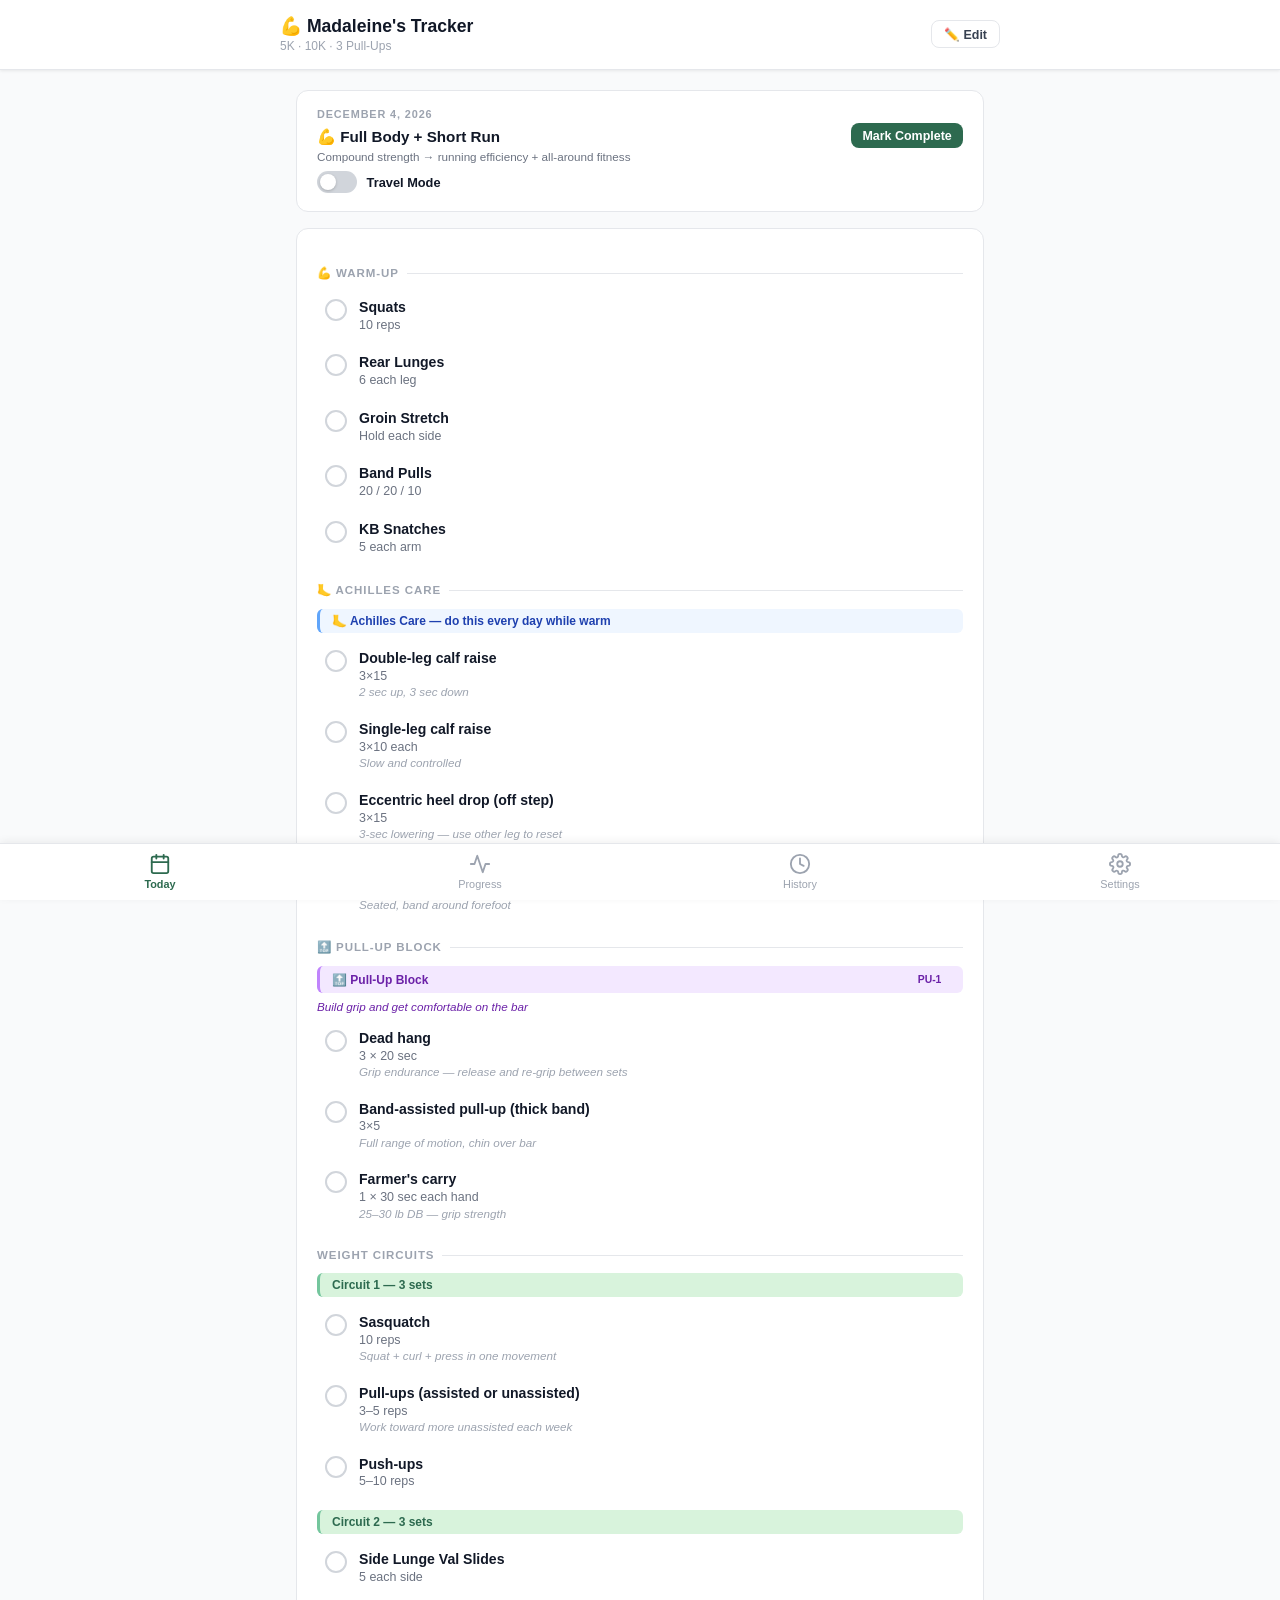
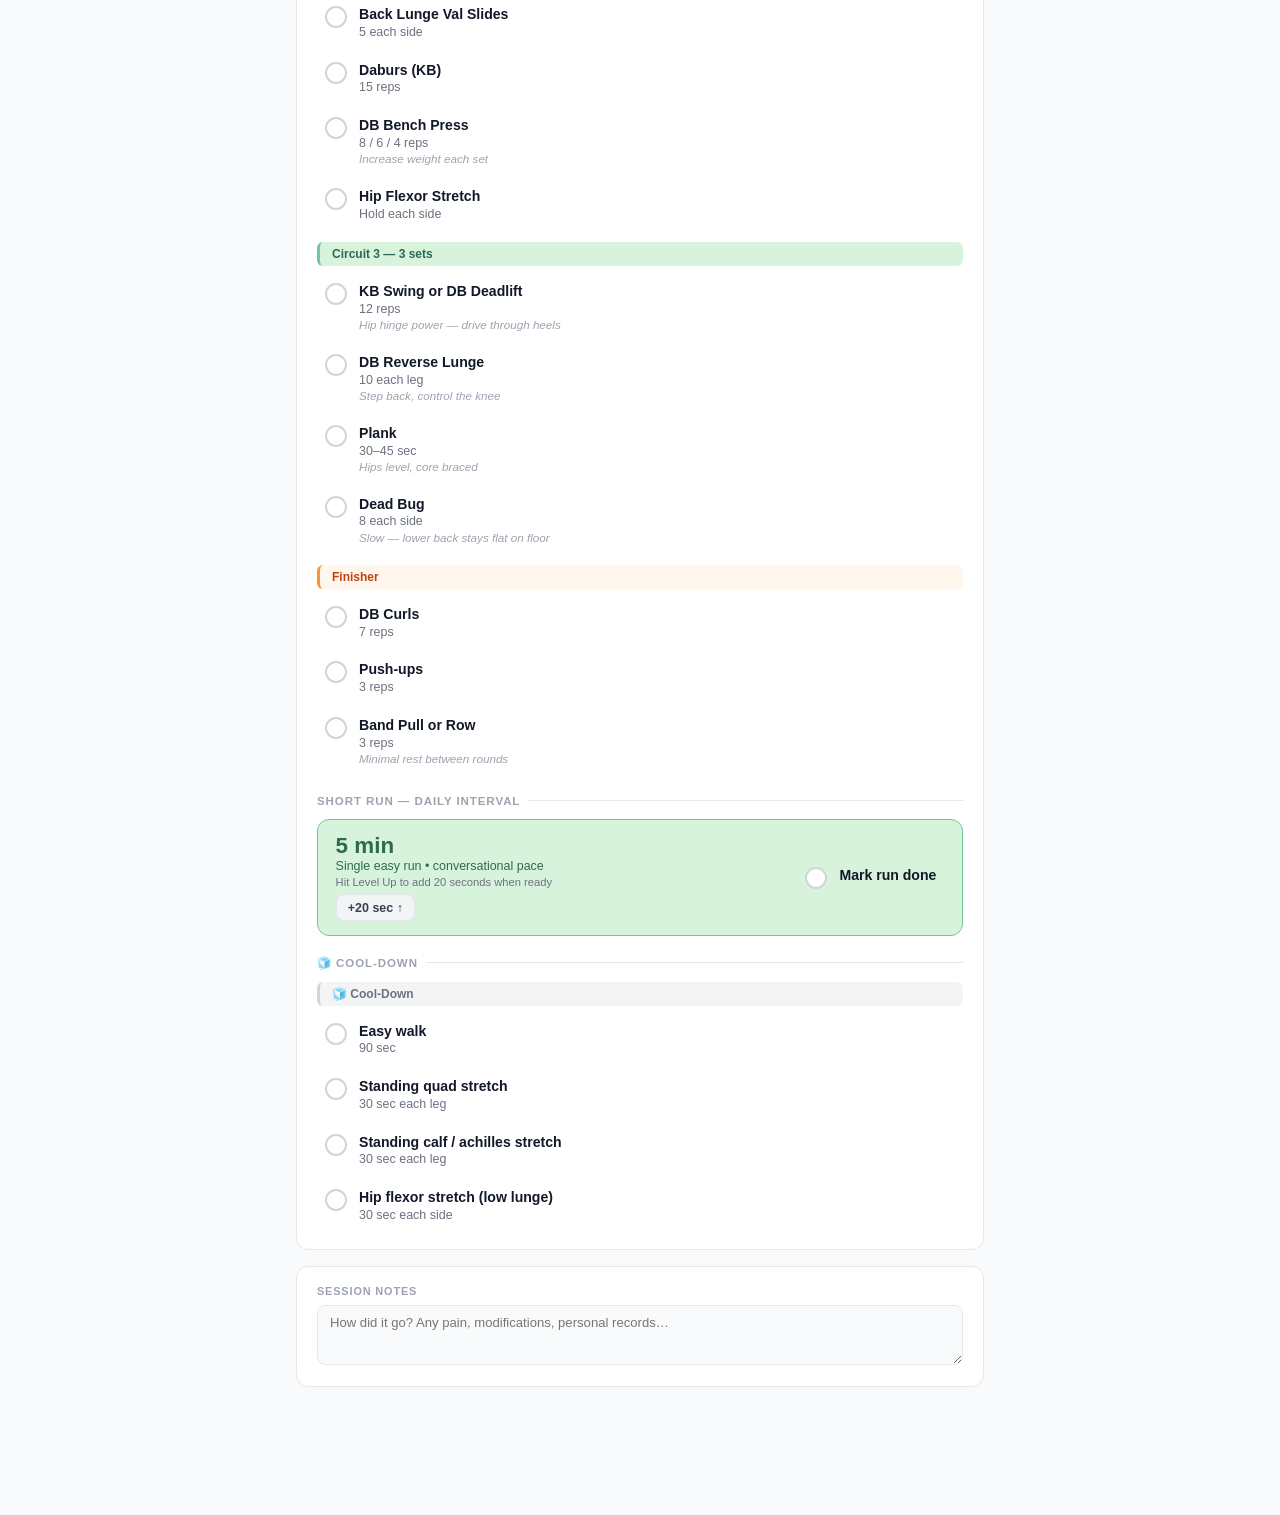
<file: index.html>
<!DOCTYPE html>
<html lang="en">
<head>
  <meta charset="UTF-8">
  <meta name="viewport" content="width=device-width, initial-scale=1.0, maximum-scale=1.0">
  <meta name="apple-mobile-web-app-capable" content="yes">
  <meta name="apple-mobile-web-app-status-bar-style" content="default">
  <title>Madaleine's Fitness Tracker</title>
  <link rel="stylesheet" href="css/styles.css">
</head>
<body>

  <!-- ── HEADER ── -->
  <header>
    <div class="header-inner">
      <div>
        <div class="header-title">💪 Madaleine's Tracker</div>
        <div class="header-sub">5K · 10K · 3 Pull-Ups</div>
      </div>
      <div class="header-actions">
        <button class="edit-mode-btn" id="edit-mode-btn">✏️ Edit</button>
      </div>
    </div>
  </header>

  <!-- ── MAIN CONTENT ── -->
  <main class="main">

    <!-- TODAY -->
    <div class="view active" id="view-today">
      <div style="text-align:center;padding:2rem;color:var(--gray-400);">Loading…</div>
    </div>

    <!-- PROGRESS -->
    <div class="view" id="view-progress"></div>

    <!-- HISTORY -->
    <div class="view" id="view-history"></div>

    <!-- SETTINGS -->
    <div class="view" id="view-settings"></div>

  </main>

  <!-- ── BOTTOM NAV ── -->
  <nav>
    <button class="nav-item active" data-nav="today">
      <svg viewBox="0 0 24 24" fill="none" stroke="currentColor" stroke-width="2" stroke-linecap="round" stroke-linejoin="round">
        <rect x="3" y="4" width="18" height="18" rx="2"/><line x1="16" y1="2" x2="16" y2="6"/>
        <line x1="8" y1="2" x2="8" y2="6"/><line x1="3" y1="10" x2="21" y2="10"/>
      </svg>
      Today
    </button>
    <button class="nav-item" data-nav="progress">
      <svg viewBox="0 0 24 24" fill="none" stroke="currentColor" stroke-width="2" stroke-linecap="round" stroke-linejoin="round">
        <polyline points="22 12 18 12 15 21 9 3 6 12 2 12"/>
      </svg>
      Progress
    </button>
    <button class="nav-item" data-nav="history">
      <svg viewBox="0 0 24 24" fill="none" stroke="currentColor" stroke-width="2" stroke-linecap="round" stroke-linejoin="round">
        <circle cx="12" cy="12" r="10"/><polyline points="12 6 12 12 16 14"/>
      </svg>
      History
    </button>
    <button class="nav-item" data-nav="settings">
      <svg viewBox="0 0 24 24" fill="none" stroke="currentColor" stroke-width="2" stroke-linecap="round" stroke-linejoin="round">
        <circle cx="12" cy="12" r="3"/>
        <path d="M19.4 15a1.65 1.65 0 0 0 .33 1.82l.06.06a2 2 0 0 1-2.83 2.83l-.06-.06a1.65 1.65 0 0 0-1.82-.33 1.65 1.65 0 0 0-1 1.51V21a2 2 0 0 1-4 0v-.09A1.65 1.65 0 0 0 9 19.4a1.65 1.65 0 0 0-1.82.33l-.06.06a2 2 0 0 1-2.83-2.83l.06-.06A1.65 1.65 0 0 0 4.68 15a1.65 1.65 0 0 0-1.51-1H3a2 2 0 0 1 0-4h.09A1.65 1.65 0 0 0 4.6 9a1.65 1.65 0 0 0-.33-1.82l-.06-.06a2 2 0 0 1 2.83-2.83l.06.06A1.65 1.65 0 0 0 9 4.68a1.65 1.65 0 0 0 1-1.51V3a2 2 0 0 1 4 0v.09a1.65 1.65 0 0 0 1 1.51 1.65 1.65 0 0 0 1.82-.33l.06-.06a2 2 0 0 1 2.83 2.83l-.06.06A1.65 1.65 0 0 0 19.4 9a1.65 1.65 0 0 0 1.51 1H21a2 2 0 0 1 0 4h-.09a1.65 1.65 0 0 0-1.51 1z"/>
      </svg>
      Settings
    </button>
  </nav>

  <!-- ── SCRIPTS (order matters) ── -->
  <script src="js/data.js"></script>
  <script src="js/storage.js"></script>
  <script src="js/ui.js"></script>
  <script src="js/app.js"></script>

</body>
</html>
</file>
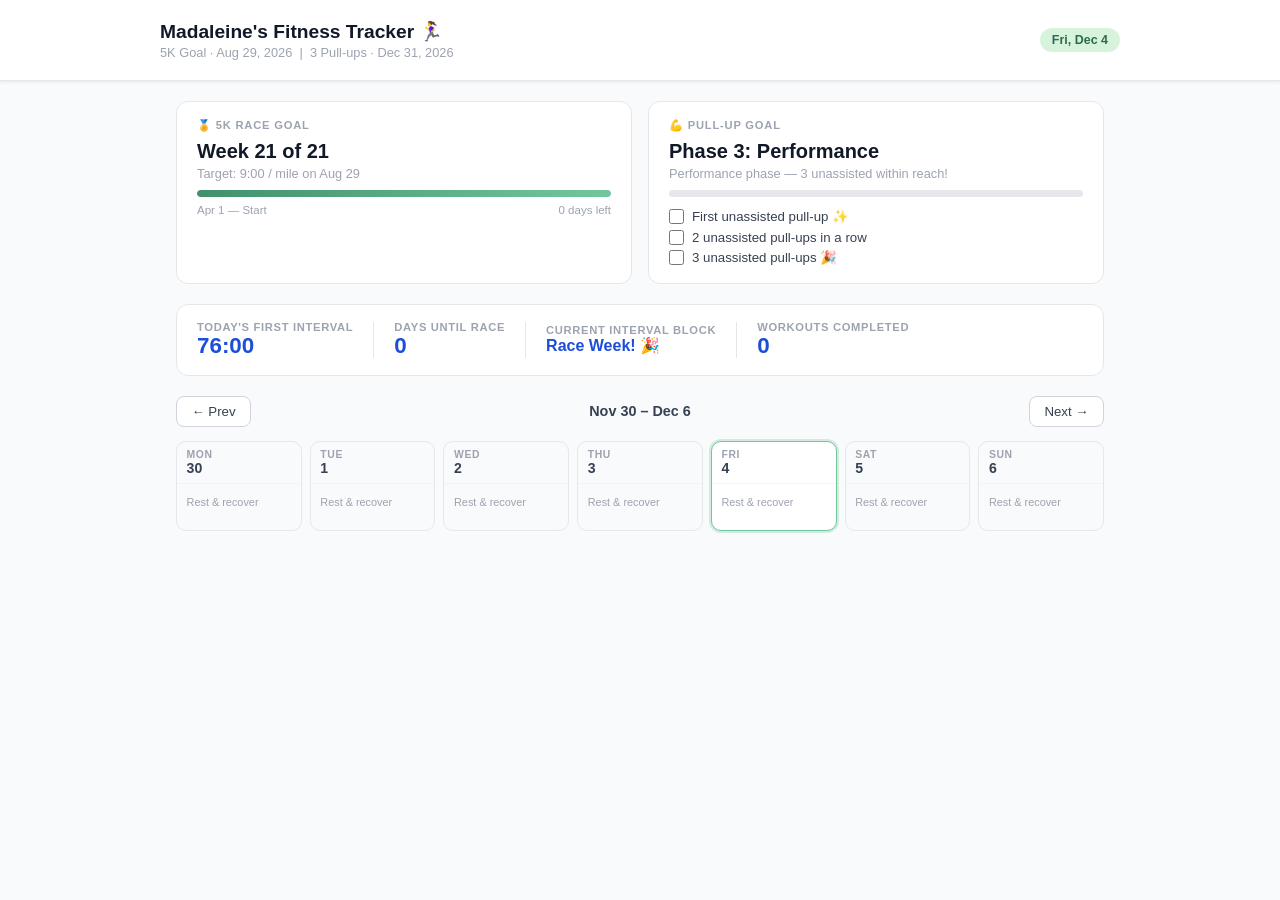
<file: fitness_tracker.html>
<!DOCTYPE html>
<html lang="en">
<head>
<meta charset="UTF-8">
<meta name="viewport" content="width=device-width, initial-scale=1.0">
<title>Madaleine's Fitness Tracker</title>
<style>
:root {
  --green: #2d6a4f;
  --green-mid: #40916c;
  --green-light: #74c69d;
  --green-pale: #d8f3dc;
  --blue: #1d4ed8;
  --blue-light: #dbeafe;
  --purple: #6b21a8;
  --purple-light: #fae8ff;
  --orange: #c2410c;
  --orange-light: #fff7ed;
  --gray-50: #f9fafb;
  --gray-100: #f3f4f6;
  --gray-200: #e5e7eb;
  --gray-300: #d1d5db;
  --gray-400: #9ca3af;
  --gray-500: #6b7280;
  --gray-700: #374151;
  --gray-900: #111827;
  --white: #ffffff;
  --radius: 12px;
  --shadow-sm: 0 1px 3px rgba(0,0,0,0.08);
  --shadow: 0 4px 16px rgba(0,0,0,0.1);
}
* { box-sizing: border-box; margin: 0; padding: 0; }
body {
  font-family: -apple-system, BlinkMacSystemFont, 'Segoe UI', Roboto, sans-serif;
  background: var(--gray-50);
  color: var(--gray-900);
  min-height: 100vh;
}
a { color: inherit; }

/* ── HEADER ── */
header {
  background: var(--white);
  border-bottom: 1px solid var(--gray-200);
  padding: 1.25rem 1.5rem;
  position: sticky; top: 0; z-index: 100;
  box-shadow: var(--shadow-sm);
}
.header-inner {
  max-width: 960px; margin: 0 auto;
  display: flex; align-items: center; justify-content: space-between; flex-wrap: wrap; gap: 0.5rem;
}
.header-title { font-size: 1.2rem; font-weight: 700; }
.header-sub { font-size: 0.8rem; color: var(--gray-400); margin-top: 0.1rem; }
.today-badge {
  background: var(--green-pale); color: var(--green);
  font-size: 0.78rem; font-weight: 600;
  padding: 0.3rem 0.75rem; border-radius: 999px;
}

/* ── MAIN ── */
.main { max-width: 960px; margin: 0 auto; padding: 1.25rem 1rem 3rem; }

/* ── PROGRESS CARDS ── */
.progress-row {
  display: grid; grid-template-columns: 1fr 1fr; gap: 1rem; margin-bottom: 1.25rem;
}
@media (max-width: 580px) { .progress-row { grid-template-columns: 1fr; } }
.pcard {
  background: var(--white); border: 1px solid var(--gray-200);
  border-radius: var(--radius); padding: 1.1rem 1.25rem;
}
.pcard-label {
  font-size: 0.7rem; text-transform: uppercase; letter-spacing: 0.07em;
  color: var(--gray-400); font-weight: 700; margin-bottom: 0.5rem;
}
.pcard-title { font-size: 1.25rem; font-weight: 700; color: var(--gray-900); }
.pcard-sub { font-size: 0.8rem; color: var(--gray-400); margin-top: 0.15rem; margin-bottom: 0.6rem; }
.bar-track {
  background: var(--gray-200); border-radius: 999px; height: 7px; overflow: hidden;
}
.bar-fill {
  height: 100%; border-radius: 999px;
  background: linear-gradient(90deg, var(--green-mid), var(--green-light));
  transition: width 0.6s cubic-bezier(.4,0,.2,1);
}
.milestone-row { margin-top: 0.75rem; display: flex; flex-direction: column; gap: 0.35rem; }
.ms-item {
  display: flex; align-items: center; gap: 0.5rem;
  font-size: 0.83rem; color: var(--gray-700); cursor: pointer;
}
.ms-item input { width: 15px; height: 15px; accent-color: var(--green); cursor: pointer; }
.ms-item.done { color: var(--green-mid); text-decoration: line-through; }

/* ── TODAY BANNER ── */
.today-banner {
  background: var(--white); border: 1px solid var(--gray-200);
  border-radius: var(--radius); padding: 1rem 1.25rem;
  display: flex; align-items: center; gap: 1.25rem;
  margin-bottom: 1.25rem; flex-wrap: wrap;
}
.tb-stat { display: flex; flex-direction: column; }
.tb-label { font-size: 0.7rem; text-transform: uppercase; letter-spacing: 0.06em; color: var(--gray-400); font-weight: 700; }
.tb-val { font-size: 1.4rem; font-weight: 700; color: var(--blue); line-height: 1.15; }
.tb-divider { width: 1px; height: 36px; background: var(--gray-200); flex-shrink: 0; }
@media (max-width: 480px) { .tb-divider { display: none; } }

/* ── WEEK NAV ── */
.week-nav {
  display: flex; align-items: center; justify-content: space-between; margin-bottom: 0.85rem;
}
.wn-btn {
  background: var(--white); border: 1px solid var(--gray-300);
  border-radius: 8px; padding: 0.45rem 0.9rem;
  font-size: 0.83rem; cursor: pointer; color: var(--gray-700);
  transition: background 0.12s;
}
.wn-btn:hover { background: var(--gray-100); }
.wn-label { font-weight: 600; font-size: 0.9rem; color: var(--gray-700); }

/* ── DAYS GRID ── */
.days-grid {
  display: grid; grid-template-columns: repeat(7, 1fr); gap: 0.5rem; margin-bottom: 1.5rem;
}
@media (max-width: 680px) { .days-grid { grid-template-columns: repeat(7, 1fr); gap: 0.3rem; } }
@media (max-width: 480px) { .days-grid { grid-template-columns: 1fr; } }

.day-card {
  background: var(--white); border: 1px solid var(--gray-200);
  border-radius: 10px; overflow: hidden; cursor: pointer;
  transition: box-shadow 0.14s, border-color 0.14s;
  min-height: 90px;
}
.day-card:hover:not(.day-rest) { box-shadow: var(--shadow); }
.day-card.day-today { border-color: var(--green-light); box-shadow: 0 0 0 2px rgba(116,198,157,0.3); }
.day-card.day-done { background: #f0fdf4; border-color: var(--green-light); }
.day-card.day-rest { cursor: default; background: var(--gray-50); }
.day-card.day-future-out { opacity: 0.5; cursor: default; }

.dc-head {
  padding: 0.45rem 0.6rem; border-bottom: 1px solid var(--gray-100);
  display: flex; align-items: center; justify-content: space-between;
}
.dc-dayname { font-size: 0.65rem; font-weight: 700; text-transform: uppercase; letter-spacing: 0.06em; color: var(--gray-400); }
.dc-date { font-size: 0.88rem; font-weight: 700; color: var(--gray-700); }
.dc-check {
  width: 20px; height: 20px; border-radius: 50%;
  border: 2px solid var(--gray-300); display: flex; align-items: center;
  justify-content: center; font-size: 0.7rem; flex-shrink: 0; cursor: pointer;
  transition: all 0.12s;
}
.dc-check:hover { border-color: var(--green-mid); }
.dc-check.checked { background: var(--green-mid); border-color: var(--green-mid); color: white; }

.dc-body { padding: 0.5rem 0.6rem; }
.dc-type { font-size: 0.73rem; font-weight: 600; color: var(--gray-700); margin-bottom: 0.25rem; }
.dc-detail { font-size: 0.68rem; color: var(--gray-400); line-height: 1.4; }

.tag {
  display: inline-block; font-size: 0.62rem; padding: 0.1rem 0.4rem;
  border-radius: 999px; font-weight: 700; margin-bottom: 0.2rem;
}
.t-run { background: var(--blue-light); color: var(--blue); }
.t-legs { background: var(--green-pale); color: var(--green); }
.t-upper { background: var(--purple-light); color: var(--purple); }
.t-full { background: var(--orange-light); color: var(--orange); }
.t-rest { background: var(--gray-100); color: var(--gray-400); }

/* ── SIDE PANEL ── */
.overlay {
  display: none; position: fixed; inset: 0;
  background: rgba(0,0,0,0.35); z-index: 200;
}
.overlay.open { display: block; }

.panel {
  display: none; position: fixed; top: 0; right: 0;
  width: 440px; max-width: 100vw; height: 100vh;
  background: var(--white); border-left: 1px solid var(--gray-200);
  box-shadow: -4px 0 24px rgba(0,0,0,0.12); z-index: 201;
  overflow-y: auto; padding: 1.5rem;
}
.panel.open { display: block; }
@media (max-width: 500px) { .panel { width: 100vw; } }

.panel-close {
  position: absolute; top: 1rem; right: 1rem;
  background: none; border: none; font-size: 1.4rem;
  cursor: pointer; color: var(--gray-400); line-height: 1;
  width: 32px; height: 32px; border-radius: 50%;
  display: flex; align-items: center; justify-content: center;
  transition: background 0.12s;
}
.panel-close:hover { background: var(--gray-100); }

.panel-title { font-size: 1.3rem; font-weight: 700; margin-top: 0.25rem; }
.panel-date { font-size: 0.83rem; color: var(--gray-400); margin-top: 0.2rem; margin-bottom: 1.25rem; }

/* Run blocks */
.run-block {
  background: var(--blue-light); border: 1px solid #bfdbfe;
  border-radius: 10px; padding: 1rem; margin-bottom: 1rem;
}
.rb-label {
  font-size: 0.7rem; text-transform: uppercase; letter-spacing: 0.06em;
  color: var(--blue); font-weight: 700; margin-bottom: 0.35rem;
}
.rb-dur { font-size: 2rem; font-weight: 800; color: var(--blue); line-height: 1; }
.rb-sub { font-size: 0.78rem; color: var(--gray-500); margin-top: 0.3rem; }
.interval-grid { display: grid; grid-template-columns: 1fr 1fr 1fr; gap: 0.5rem; margin-top: 0.5rem; }
.ibox {
  background: white; border-radius: 8px; padding: 0.5rem 0.6rem; text-align: center;
  border: 1px solid #bfdbfe;
}
.ibox-val { font-size: 1.3rem; font-weight: 700; color: var(--blue); }
.ibox-label { font-size: 0.65rem; color: var(--gray-400); text-transform: uppercase; font-weight: 600; }

/* Section dividers */
.s-div {
  margin: 1.1rem 0 0.6rem;
  padding-bottom: 0.4rem; border-bottom: 1px solid var(--gray-200);
  font-size: 0.72rem; font-weight: 700; text-transform: uppercase;
  letter-spacing: 0.07em; color: var(--gray-400);
}
.circuit-head {
  font-size: 0.75rem; font-weight: 700; color: var(--green);
  background: var(--green-pale); padding: 0.3rem 0.6rem; border-radius: 6px;
  border-left: 3px solid var(--green-light); margin: 0.75rem 0 0.4rem;
  text-transform: uppercase; letter-spacing: 0.04em;
}
.pullup-head {
  font-size: 0.75rem; font-weight: 700; color: var(--purple);
  background: var(--purple-light); padding: 0.3rem 0.6rem; border-radius: 6px;
  border-left: 3px solid #c084fc; margin: 0.75rem 0 0.4rem;
  text-transform: uppercase; letter-spacing: 0.04em;
}

/* Exercise items */
.ex-list { display: flex; flex-direction: column; gap: 0; }
.ex-item {
  display: flex; align-items: flex-start; gap: 0.6rem;
  padding: 0.45rem 0; border-bottom: 1px solid var(--gray-100);
  font-size: 0.88rem; line-height: 1.4;
}
.ex-item:last-child { border-bottom: none; }
.ex-item input[type="checkbox"] {
  width: 16px; height: 16px; accent-color: var(--green);
  cursor: pointer; flex-shrink: 0; margin-top: 0.15rem;
}
.ex-item.checked label { color: var(--gray-400); text-decoration: line-through; }
.ex-name { font-weight: 500; }
.ex-sets { color: var(--gray-400); font-size: 0.8rem; }
.ex-note { color: var(--gray-400); font-size: 0.78rem; font-style: italic; display: block; margin-top: 0.1rem; }

/* Complete button */
.complete-btn {
  width: 100%; padding: 0.9rem;
  background: var(--green); color: white;
  border: none; border-radius: 10px;
  font-size: 0.95rem; font-weight: 600;
  cursor: pointer; margin-top: 1.5rem;
  transition: background 0.14s;
}
.complete-btn:hover { background: var(--green-mid); }
.complete-btn.is-done { background: var(--green-mid); }

/* Notes tip */
.tip-box {
  background: var(--gray-50); border: 1px solid var(--gray-200);
  border-radius: 8px; padding: 0.65rem 0.85rem;
  font-size: 0.8rem; color: var(--gray-500); margin-bottom: 0.75rem;
  font-style: italic;
}

/* Responsive small */
@media (max-width: 680px) {
  .dc-type { font-size: 0.7rem; }
  .dc-detail { font-size: 0.64rem; }
  .tag { font-size: 0.58rem; }
}
</style>
</head>
<body>

<header>
  <div class="header-inner">
    <div>
      <div class="header-title">Madaleine's Fitness Tracker 🏃‍♀️</div>
      <div class="header-sub">5K Goal · Aug 29, 2026 &nbsp;|&nbsp; 3 Pull-ups · Dec 31, 2026</div>
    </div>
    <div class="today-badge" id="todayBadge">Loading...</div>
  </div>
</header>

<div class="main">

  <!-- Progress Cards -->
  <div class="progress-row">
    <div class="pcard">
      <div class="pcard-label">🏅 5K Race Goal</div>
      <div class="pcard-title" id="fiveKTitle">Week — of 21</div>
      <div class="pcard-sub" id="fiveKSub">Target: 9:00 / mile on Aug 29</div>
      <div class="bar-track"><div class="bar-fill" id="fiveKBar" style="width:0%"></div></div>
      <div style="display:flex;justify-content:space-between;margin-top:0.4rem;">
        <span style="font-size:0.72rem;color:var(--gray-400)">Apr 1 — Start</span>
        <span style="font-size:0.72rem;color:var(--gray-400)" id="daysLeftLabel">— days left</span>
      </div>
    </div>
    <div class="pcard">
      <div class="pcard-label">💪 Pull-up Goal</div>
      <div class="pcard-title" id="pullupTitle">Phase 1</div>
      <div class="pcard-sub" id="pullupSub">Foundation: band-assisted work</div>
      <div class="bar-track"><div class="bar-fill" id="pullupBar" style="width:0%"></div></div>
      <div class="milestone-row">
        <label class="ms-item" id="ms1Label">
          <input type="checkbox" id="ms1" onchange="toggleMilestone(1,this.checked)">
          First unassisted pull-up ✨
        </label>
        <label class="ms-item" id="ms2Label">
          <input type="checkbox" id="ms2" onchange="toggleMilestone(2,this.checked)">
          2 unassisted pull-ups in a row
        </label>
        <label class="ms-item" id="ms3Label">
          <input type="checkbox" id="ms3" onchange="toggleMilestone(3,this.checked)">
          3 unassisted pull-ups 🎉
        </label>
      </div>
    </div>
  </div>

  <!-- Today Banner -->
  <div class="today-banner">
    <div class="tb-stat">
      <span class="tb-label">Today's First Interval</span>
      <span class="tb-val" id="todayInterval">—:——</span>
    </div>
    <div class="tb-divider"></div>
    <div class="tb-stat">
      <span class="tb-label">Days Until Race</span>
      <span class="tb-val" id="daysUntilRace">—</span>
    </div>
    <div class="tb-divider"></div>
    <div class="tb-stat">
      <span class="tb-label">Current Interval Block</span>
      <span class="tb-val" id="currentBlock" style="font-size:1rem;padding-top:0.1rem">—</span>
    </div>
    <div class="tb-divider"></div>
    <div class="tb-stat">
      <span class="tb-label">Workouts Completed</span>
      <span class="tb-val" id="workoutsCompleted">0</span>
    </div>
  </div>

  <!-- Week Navigation -->
  <div class="week-nav">
    <button class="wn-btn" onclick="shiftWeek(-1)">← Prev</button>
    <span class="wn-label" id="weekLabel">—</span>
    <button class="wn-btn" onclick="shiftWeek(1)">Next →</button>
  </div>

  <!-- Days Grid -->
  <div class="days-grid" id="daysGrid"></div>

</div><!-- .main -->

<!-- Overlay & Side Panel -->
<div class="overlay" id="overlay" onclick="closePanel()"></div>
<div class="panel" id="panel">
  <button class="panel-close" onclick="closePanel()">×</button>
  <div id="panelContent"></div>
</div>

<script>
// ═══════════════════════════════════════════════════════════════
// CONSTANTS
// ═══════════════════════════════════════════════════════════════

// Use local-midnight Date constructors to avoid UTC/timezone drift on getDay()
const RACE_DATE    = new Date(2026, 7, 29);   // Aug 29
const START_DATE   = new Date(2026, 2, 28);   // Mar 28 – first interval baseline
const START_SECS   = 260;                      // 4:20
const INC_SECS     = 20;                       // +20 sec per non-Sunday day
const PLAN_START   = new Date(2026, 2, 30);   // Mar 30 – week 1 Monday
const PLAN_END     = RACE_DATE;

// ═══════════════════════════════════════════════════════════════
// DATE UTILITIES
// ═══════════════════════════════════════════════════════════════

function today() {
  const d = new Date();
  return new Date(d.getFullYear(), d.getMonth(), d.getDate()); // local midnight
}
function dateStr(d) {
  // Use local date components to avoid UTC shifting in US timezones
  return `${d.getFullYear()}-${String(d.getMonth()+1).padStart(2,'0')}-${String(d.getDate()).padStart(2,'0')}`;
}
function parseDate(s) {
  const [y,m,day] = s.split('-').map(Number);
  return new Date(y, m-1, day); // local midnight
}
function addDays(d, n) {
  // Use date components to avoid DST / timezone drift
  return new Date(d.getFullYear(), d.getMonth(), d.getDate() + n);
}
function fmtShort(d) {
  return d.toLocaleDateString('en-US',{month:'short',day:'numeric'});
}
function fmtLong(d) {
  return d.toLocaleDateString('en-US',{weekday:'long',month:'long',day:'numeric',year:'numeric'});
}
function fmtTime(sec) {
  return `${Math.floor(sec/60)}:${String(sec%60).padStart(2,'0')}`;
}

// ═══════════════════════════════════════════════════════════════
// RUNNING CALCULATIONS
// ═══════════════════════════════════════════════════════════════

// First interval grows +20 sec each non-Sunday day since March 28
function firstIntervalSecs(date) {
  let d = new Date(START_DATE);
  let s = START_SECS;
  while (d < date) {
    d = addDays(d, 1);
    if (d.getDay() !== 0 && d <= date) s += INC_SECS;
  }
  return s;
}

// Week number (1-indexed, week 1 = March 30). Use Math.round for DST safety.
function trainingWeek(date) {
  const days = Math.round((date - PLAN_START) / 86400000);
  return Math.max(1, Math.floor(days / 7) + 1);
}

// Interval workout for Tue/Thu/Sat
function intervalWorkout(date) {
  const w = trainingWeek(date);
  // Race week / post-plan
  if (date >= new Date('2026-08-24')) {
    return { type:'race', label:'Race Week', notes:'Easy 20 min runs Mon/Wed. REST Thu/Fri. 5K RACE on Saturday Aug 29! Target: 9:00/mile.' };
  }
  if (w <= 3)  return { type:'intervals', run:2.5, walk:1.5, rounds:6, notes:'Conversation pace on run portions. Let your body adapt.' };
  if (w <= 6)  return { type:'intervals', run:3,   walk:1,   rounds:6, notes:'Increase run time slightly. Focus on consistent effort.' };
  if (w <= 9)  return { type:'intervals', run:4,   walk:1,   rounds:5, notes:'Build aerobic base. Run easy, walk brisk.' };
  if (w <= 12) return { type:'intervals', run:5,   walk:1,   rounds:5, notes:'You should be breathing harder but still in control.' };
  if (w <= 15) return { type:'intervals', run:7,   walk:1,   rounds:4, notes:'Strong progress! Run intervals feel challenging but doable.' };
  if (w <= 17) return { type:'intervals', run:10,  walk:1,   rounds:3, notes:'Building toward continuous running. You\'ve got this!' };
  if (w <= 19) return { type:'intervals', run:15,  walk:1,   rounds:2, notes:'Almost there! Push through each interval.' };
  if (w <= 21) return { type:'continuous', mins:25, notes:'Continuous run — aim for 9:00–9:30/mile. Build confidence!' };
  return { type:'continuous', mins:28, notes:'Full 5K distance! Lock in that 9:00/mile pace.' };
}

// Pull-up phase for Wed/Fri
function pullupPhase(date) {
  const w = trainingWeek(date);
  if (w <= 8) return {
    phase:1, name:'Foundation',
    exercises:[
      { name:'Dead Hangs',           sets:'3 × 20–30 sec', note:'Engage lats — shoulders down and back, not shrugged up' },
      { name:'Scapular Retractions', sets:'3 × 10 reps',   note:'Hang from bar, pull shoulder blades together without bending arms' },
      { name:'Band-Assisted Pull-ups (heavy band)', sets:'3 × 5 reps', note:'Full range — start from dead hang, chin clears bar' },
      { name:'Negative Pull-ups',    sets:'3 × 3 reps',    note:'Jump to top position, lower yourself SLOWLY over 5 seconds' }
    ]
  };
  if (w <= 16) return {
    phase:2, name:'Building Strength',
    exercises:[
      { name:'Dead Hangs',           sets:'3 × 30–45 sec' },
      { name:'Band-Assisted Pull-ups (medium band)', sets:'3 × 6–8 reps', note:'Move to lighter band as you get stronger' },
      { name:'Negative Pull-ups',    sets:'3 × 5 reps',    note:'5-second lowering phase — quality counts' },
      { name:'Unassisted Attempt',   sets:'3 max-effort tries', note:'Jump to bar and pull! No judgment — just building the pattern' }
    ]
  };
  return {
    phase:3, name:'Performance',
    exercises:[
      { name:'Light Band or Fingertip Assist Pull-ups', sets:'2 × 5 reps', note:'Minimal assistance only' },
      { name:'Unassisted Pull-ups',  sets:'3 × max reps',  note:'Rest 2+ min between sets. GO FOR IT!' },
      { name:'Negative Pull-ups',    sets:'3 × 5 reps',    note:'Keep building eccentric strength' }
    ]
  };
}

// ═══════════════════════════════════════════════════════════════
// WORKOUT DATA
// ═══════════════════════════════════════════════════════════════

const WORKOUT_MON = {
  name:'Leg Day', tag:'legs',
  warmup:[
    { name:'Squats',               sets:'10 reps' },
    { name:'Rear Lunges',          sets:'6 each leg' },
    { name:'Groin Stretch',        sets:'5 reps / hold each' },
    { name:'Ankle Circles',        sets:'20 reps' },
    { name:'Bridge Slides',        sets:'10 reps' },
    { name:'Band Pulls',           sets:'20 / 20 / 10' },
    { name:'Jump Shrugs',          sets:'3 × 3 × 3' }
  ],
  circuits:[
    { name:'Circuit 1', sets:3, exs:[
      { name:'DB Squats',                   sets:'8 × 8 × 8', note:'Increase weight each set when ready' },
      { name:'Daburs (KB)',                 sets:'10 reps' },
      { name:'Single-Arm Band Pull',        sets:'10 reps each side' },
      { name:'Hip Flexor Stretch',          sets:'10 sec hold each side' },
      { name:'Band Laterals',               sets:'20 × 2' }
    ]},
    { name:'Circuit 2', sets:3, exs:[
      { name:'DB Step Up Curl Press',       sets:'3 reps each leg' },
      { name:'KB Deadlifts',                sets:'8 reps', note:'Focus on hinging at the hips, keep spine neutral' },
      { name:'DB Romanian Deadlift (RDL)',  sets:'5 reps' },
      { name:'Val Slides (hamstring curl)', sets:'5 reps' },
      { name:'DB Calf Raises',              sets:'10 reps' }
    ]},
    { name:'Circuit 3', sets:3, exs:[
      { name:'Squat Curl Press or Transformer', sets:'30 sec ON / 45 sec rest', note:'Full effort for 30 seconds' }
    ]}
  ]
};

const WORKOUT_WED = {
  name:'Upper Body + Pull-up Work', tag:'upper',
  warmup:[
    { name:'Squats',             sets:'10 reps' },
    { name:'Ankle Circles',      sets:'20 reps' },
    { name:'Band Pulls',         sets:'20 / 20 / 10' },
    { name:'Push-ups',           sets:'3 reps (warm-up)' },
    { name:'Pull-downs or Pull-ups (assisted)', sets:'5 reps or max' },
    { name:'Daburs (KB)',        sets:'7 reps' },
    { name:'Squats',             sets:'5 reps' }
  ],
  circuits:[
    { name:'Circuit 1', sets:3, exs:[
      { name:'DB Bench Press',             sets:'8 × 8 × 8' },
      { name:'Alternating Curls (DB)',     sets:'8 reps' },
      { name:'SASH – Single-Arm Shoulder Press', sets:'6 reps each side' },
      { name:'KB Deadlifts',               sets:'8 reps' },
      { name:'Anti-Rotation Pumps (band)', sets:'10 reps each side' },
      { name:'Push-ups',                   sets:'5 reps' }
    ]},
    { name:'Circuit 2', sets:3, exs:[
      { name:'Band-Assisted Pull-ups',     sets:'3–5 reps' },
      { name:'DB Rows',                    sets:'8 reps each side' },
      { name:'Shoulder / Pec / Lat Stretch', sets:'Hold 15 sec each' },
      { name:'Front Raises (DB)',          sets:'5 reps' },
      { name:'Side Raises (DB)',           sets:'5 reps' }
    ]},
    { name:'Circuit 3', sets:3, exs:[
      { name:'DB Rows',  sets:'8 reps each side' },
      { name:'Shrugs',   sets:'10 reps' }
    ]}
  ]
};

const WORKOUT_FRI = {
  name:'Full Body', tag:'full',
  warmup:[
    { name:'Squats',                     sets:'10 reps' },
    { name:'Rear Lunges',                sets:'6 each leg' },
    { name:'Groin Stretch',              sets:'hold' },
    { name:'Ankle Circles',              sets:'20 reps' },
    { name:'Butt Activators with Band',  sets:'20 reps' },
    { name:'Band Pulls',                 sets:'20 / 20 / 10' },
    { name:'KB Snatches',                sets:'5 each arm' }
  ],
  circuits:[
    { name:'Circuit 1', sets:3, exs:[
      { name:'Sasquatch',               sets:'10 reps' },
      { name:'Pull-ups (or assisted)',  sets:'3–5 reps', note:'Work toward more unassisted reps each week' },
      { name:'Push-ups',                sets:'5–10 reps' }
    ]},
    { name:'Circuit 2', sets:3, exs:[
      { name:'Side Lunge Val Slides',   sets:'5 each side' },
      { name:'Back Lunge Val Slides',   sets:'5 each side' },
      { name:'Daburs (KB)',             sets:'15 reps' },
      { name:'DB Bench Press',         sets:'8 / 6 / 4 reps' },
      { name:'Hip Flexor Stretch',     sets:'hold each side' }
    ]},
    { name:'Circuit 3', sets:3, exs:[
      { name:'Push-ups',         sets:'3 reps' },
      { name:'Band Pull or Row', sets:'3 reps' },
      { name:'DB Curls',         sets:'7 reps' },
      { name:'Goblet Squat (KB)', sets:'7 reps' }
    ]}
  ]
};

function getWorkout(date) {
  const dow  = date.getDay(); // 0=Sun
  const ds   = dateStr(date);
  const outOfRange = date > PLAN_END || date < PLAN_START;
  const isToday = dateStr(date) === dateStr(today());
  const fiSecs = firstIntervalSecs(date);
  const fiStr  = fmtTime(fiSecs);

  if (dow === 0) return { type:'rest' };

  if (dow === 1) return { // Monday – Leg Day
    type:'weights-run', name:'Leg Day', tag:'legs',
    firstInterval: fiStr, runLabel:'Short Run (first interval only)',
    workout: WORKOUT_MON
  };
  if (dow === 2) { // Tuesday – Run Intervals
    const iv = intervalWorkout(date);
    return { type:'run', name:'Running Intervals', tag:'run', firstInterval: fiStr, interval: iv };
  }
  if (dow === 3) { // Wednesday – Upper Body
    const pu = pullupPhase(date);
    return { type:'weights-run', name:'Upper Body', tag:'upper',
      firstInterval: fiStr, runLabel:'Short Run (first interval only)',
      workout: WORKOUT_WED, pullup: pu };
  }
  if (dow === 4) { // Thursday – Run Intervals
    const iv = intervalWorkout(date);
    return { type:'run', name:'Running Intervals', tag:'run', firstInterval: fiStr, interval: iv };
  }
  if (dow === 5) { // Friday – Full Body
    const pu = pullupPhase(date);
    return { type:'weights-run', name:'Full Body', tag:'full',
      firstInterval: fiStr, runLabel:'Short Run (first interval only)',
      workout: WORKOUT_FRI, pullup: pu };
  }
  if (dow === 6) { // Saturday – Run Intervals
    const iv = intervalWorkout(date);
    return { type:'run', name:'Running Intervals', tag:'run', firstInterval: fiStr, interval: iv };
  }
  return { type:'rest' };
}

// ═══════════════════════════════════════════════════════════════
// LOCAL STORAGE
// ═══════════════════════════════════════════════════════════════

function loadCompleted() {
  try { return JSON.parse(localStorage.getItem('ft_completed') || '{}'); } catch { return {}; }
}
function saveCompleted(ds, val) {
  const c = loadCompleted(); c[ds] = val;
  localStorage.setItem('ft_completed', JSON.stringify(c));
}
function loadChecks(ds) {
  try { return JSON.parse(localStorage.getItem('ft_checks_'+ds) || '{}'); } catch { return {}; }
}
function saveCheck(ds, key, val) {
  const c = loadChecks(ds); c[key] = val;
  localStorage.setItem('ft_checks_'+ds, JSON.stringify(c));
}
function loadMilestones() {
  try { return JSON.parse(localStorage.getItem('ft_milestones') || '{}'); } catch { return {}; }
}
function saveMilestoneData(n, val) {
  const m = loadMilestones(); m[n] = val;
  localStorage.setItem('ft_milestones', JSON.stringify(m));
}

// ═══════════════════════════════════════════════════════════════
// PROGRESS / STATS
// ═══════════════════════════════════════════════════════════════

function updateProgress() {
  const T = today();
  const msDay = 86400000;

  // Today badge
  document.getElementById('todayBadge').textContent =
    T.toLocaleDateString('en-US',{weekday:'short',month:'short',day:'numeric'});

  // First interval today
  const fi = firstIntervalSecs(T);
  document.getElementById('todayInterval').textContent = fmtTime(fi);

  // Days until race
  const daysLeft = Math.max(0, Math.round((RACE_DATE - T) / msDay));
  document.getElementById('daysUntilRace').textContent = daysLeft;
  document.getElementById('daysLeftLabel').textContent = `${daysLeft} days left`;

  // Current interval block
  const iv = intervalWorkout(T);
  let blockLabel = '—';
  if (iv.type === 'intervals')   blockLabel = `${iv.run}m run / ${iv.walk}m walk`;
  if (iv.type === 'continuous')  blockLabel = `${iv.mins} min continuous`;
  if (iv.type === 'race')        blockLabel = 'Race Week! 🎉';
  document.getElementById('currentBlock').textContent = blockLabel;

  // 5K progress bar (weeks out of 21)
  const w = Math.min(22, trainingWeek(T));
  const fivePct = Math.round(Math.min(100, (w-1)/21 * 100));
  document.getElementById('fiveKBar').style.width = fivePct + '%';
  document.getElementById('fiveKTitle').textContent = `Week ${Math.min(w, 21)} of 21`;

  // Pull-up bar (milestone + time based)
  const ms = loadMilestones();
  const mCount = (ms[1]?1:0) + (ms[2]?1:0) + (ms[3]?1:0);
  const puPct = Math.round(Math.min(100, mCount/3*100));
  document.getElementById('pullupBar').style.width = puPct + '%';
  const pu = pullupPhase(T);
  document.getElementById('pullupTitle').textContent = `Phase ${pu.phase}: ${pu.name}`;
  const puSubtexts = {1:'Building the foundation — dead hangs, negatives, band pull-ups', 2:'Getting stronger — first unassisted reps incoming!', 3:'Performance phase — 3 unassisted within reach!'};
  document.getElementById('pullupSub').textContent = puSubtexts[pu.phase];

  // Restore milestones
  [1,2,3].forEach(n => {
    const el = document.getElementById('ms'+n);
    if (el) { el.checked = !!ms[n]; document.getElementById('ms'+n+'Label').classList.toggle('done', !!ms[n]); }
  });

  // Completed workouts count
  const completed = loadCompleted();
  const count = Object.values(completed).filter(Boolean).length;
  document.getElementById('workoutsCompleted').textContent = count;
}

function toggleMilestone(n, val) {
  saveMilestoneData(n, val);
  document.getElementById('ms'+n+'Label').classList.toggle('done', val);
  updateProgress();
}

// ═══════════════════════════════════════════════════════════════
// WEEK NAVIGATION
// ═══════════════════════════════════════════════════════════════

let currentWeekMon = getMonday(today());

function getMonday(d) {
  const r = new Date(d); r.setHours(0,0,0,0);
  const day = r.getDay();
  r.setDate(r.getDate() - (day === 0 ? 6 : day - 1));
  return r;
}
function shiftWeek(dir) {
  currentWeekMon = addDays(currentWeekMon, dir * 7);
  renderWeek();
}

// ═══════════════════════════════════════════════════════════════
// RENDER WEEK
// ═══════════════════════════════════════════════════════════════

const DAY_ABBR = ['Mon','Tue','Wed','Thu','Fri','Sat','Sun'];

function renderWeek() {
  const grid = document.getElementById('daysGrid');
  const T    = today();
  const completed = loadCompleted();
  grid.innerHTML = '';

  const weekEnd = addDays(currentWeekMon, 6);
  document.getElementById('weekLabel').textContent =
    `${fmtShort(currentWeekMon)} – ${fmtShort(weekEnd)}`;

  for (let i = 0; i < 7; i++) {
    const d  = addDays(currentWeekMon, i);
    const ds = dateStr(d);
    const w  = getWorkout(d);
    const isToday   = ds === dateStr(T);
    const isDone    = !!completed[ds];
    const isPast    = d < T && !isToday;
    const isRest    = w.type === 'rest';
    const outRange  = d > addDays(PLAN_END, 1) || d < addDays(PLAN_START, -1);

    const card = document.createElement('div');
    let cls = 'day-card';
    if (isToday) cls += ' day-today';
    else if (isDone) cls += ' day-done';
    else if (isRest || outRange) cls += ' day-rest';
    card.className = cls;

    // Tag
    let tagHtml = '';
    if (!isRest && !outRange) {
      const tagMap = { legs:'t-legs Legs', upper:'t-upper Upper', full:'t-full Full Body', run:'t-run Run', rest:'t-rest Rest' };
      const t = tagMap[w.tag] || '';
      if (t) { const [tc,tl] = t.split(' ',2); tagHtml = `<span class="tag ${tc}">${t.slice(tc.length+1)}</span>`; }
    }

    // Detail text
    let detailHtml = '';
    if (!isRest && !outRange) {
      if (w.type === 'weights-run') {
        detailHtml = `<div class="dc-detail">Run: ${w.firstInterval}<br>${w.workout.circuits.length} circuits</div>`;
      } else if (w.type === 'run') {
        const iv = w.interval;
        if (iv.type === 'intervals') detailHtml = `<div class="dc-detail">${iv.run}m run/${iv.walk}m walk<br>× ${iv.rounds} rounds</div>`;
        else if (iv.type === 'continuous') detailHtml = `<div class="dc-detail">${iv.mins} min continuous run</div>`;
        else detailHtml = `<div class="dc-detail">Race week!</div>`;
      }
    }

    card.innerHTML = `
      <div class="dc-head">
        <div>
          <div class="dc-dayname">${DAY_ABBR[i]}</div>
          <div class="dc-date">${d.getDate()}</div>
        </div>
        ${!isRest && !outRange
          ? `<div class="dc-check ${isDone?'checked':''}" onclick="toggleDone(event,'${ds}')">${isDone?'✓':''}</div>`
          : ''}
      </div>
      <div class="dc-body">
        ${tagHtml}
        ${isRest || outRange
          ? '<div class="dc-detail" style="margin-top:0.2rem;color:var(--gray-400)">Rest & recover</div>'
          : `<div class="dc-type">${w.name}</div>${detailHtml}`}
      </div>`;

    if (!isRest && !outRange) {
      card.addEventListener('click', () => openPanel(ds, d, w));
    }
    grid.appendChild(card);
  }
}

// ═══════════════════════════════════════════════════════════════
// TOGGLE DONE
// ═══════════════════════════════════════════════════════════════

function toggleDone(e, ds) {
  e.stopPropagation();
  const completed = loadCompleted();
  saveCompleted(ds, !completed[ds]);
  renderWeek(); updateProgress();
}

// ═══════════════════════════════════════════════════════════════
// SIDE PANEL
// ═══════════════════════════════════════════════════════════════

let activePanelDate = null;

function openPanel(ds, date, w) {
  activePanelDate = ds;
  const completed = loadCompleted();
  const isDone = !!completed[ds];
  const checks = loadChecks(ds);

  let html = `
    <div class="panel-title">${w.name}</div>
    <div class="panel-date">${fmtLong(date)}</div>`;

  // ── Run block
  if (w.firstInterval) {
    if (w.type === 'weights-run') {
      html += `
        <div class="run-block">
          <div class="rb-label">🏃‍♀️ Short Run — First Interval</div>
          <div class="rb-dur">${w.firstInterval}</div>
          <div class="rb-sub">Run at easy, conversational pace. No walking needed today. Done = weights time!</div>
        </div>`;
    } else if (w.type === 'run') {
      const iv = w.interval;
      if (iv.type === 'race') {
        html += `
          <div class="run-block" style="background:#fef3c7;border-color:#fcd34d;">
            <div class="rb-label" style="color:#92400e;">🏁 ${iv.label || 'Race Week!'}</div>
            <div class="rb-dur" style="color:#92400e;">RACE DAY</div>
            <div class="rb-sub" style="color:#78350f;">${iv.notes}</div>
          </div>`;
      } else {
        html += `<div class="run-block">
          <div class="rb-label">🏃‍♀️ Running Workout</div>
          <div class="rb-sub" style="margin-bottom:0.5rem;">Warm-up: <strong>${w.firstInterval}</strong> easy run first</div>`;
        if (iv.type === 'continuous') {
          html += `<div class="rb-dur">${iv.mins} min</div>
            <div class="rb-sub">Continuous run — aim for 9:00–9:30 / mile pace.</div>`;
        } else {
          html += `<div class="interval-grid">
            <div class="ibox"><div class="ibox-val">${iv.run}m</div><div class="ibox-label">Run</div></div>
            <div class="ibox"><div class="ibox-val">${iv.walk}m</div><div class="ibox-label">Walk</div></div>
            <div class="ibox"><div class="ibox-val">×${iv.rounds}</div><div class="ibox-label">Rounds</div></div>
          </div>`;
        }
        html += `<div class="rb-sub" style="margin-top:0.5rem;">${iv.notes}</div>
          </div>`;
      }
    }
  }

  // ── Achilles note (light reminder)
  if (w.type !== 'rest') {
    html += `<div class="tip-box">💡 Achilles check-in: if you feel any unusual tightness or pain beyond normal soreness, back off and let your PT know. Progress over perfection.</div>`;
  }

  // ── Weight training
  if (w.workout) {
    const wk = w.workout;

    // Warm-up
    html += `<div class="s-div">Warm-up</div><div class="ex-list">`;
    wk.warmup.forEach((ex, i) => {
      const k = `wu_${i}`, chk = checks[k];
      html += exItem(ds, k, ex.name, ex.sets, null, chk);
    });
    html += `</div>`;

    // Circuits
    wk.circuits.forEach((c, ci) => {
      html += `<div class="circuit-head">${c.name} — ${c.sets} sets</div><div class="ex-list">`;
      c.exs.forEach((ex, ei) => {
        const k = `c${ci}_${ei}`, chk = checks[k];
        html += exItem(ds, k, ex.name, ex.sets, ex.note||null, chk);
      });
      html += `</div>`;
    });
  }

  // ── Pull-up block
  if (w.pullup) {
    const pu = w.pullup;
    html += `<div class="pullup-head">💪 Pull-up Work — Phase ${pu.phase}: ${pu.name}</div><div class="ex-list">`;
    pu.exercises.forEach((ex, i) => {
      const k = `pu_${i}`, chk = checks[k];
      html += exItem(ds, k, ex.name, ex.sets, ex.note||null, chk);
    });
    html += `</div>`;
  }

  // ── Complete button
  html += `
    <button class="complete-btn ${isDone?'is-done':''}" id="completeBtn" onclick="toggleDoneFromPanel('${ds}')">
      ${isDone ? '✓ Workout Complete!' : 'Mark Workout Complete'}
    </button>`;

  document.getElementById('panelContent').innerHTML = html;
  document.getElementById('panel').classList.add('open');
  document.getElementById('overlay').classList.add('open');
}

function exItem(ds, key, name, sets, note, checked) {
  return `<div class="ex-item ${checked?'checked':''}" id="exrow_${ds}_${key}">
    <input type="checkbox" ${checked?'checked':''} onchange="checkEx('${ds}','${key}',this)">
    <label>
      <span class="ex-name">${name}</span> — <span class="ex-sets">${sets}</span>
      ${note ? `<span class="ex-note">${note}</span>` : ''}
    </label>
  </div>`;
}

function checkEx(ds, key, cb) {
  saveCheck(ds, key, cb.checked);
  const row = document.getElementById(`exrow_${ds}_${key}`);
  if (row) row.classList.toggle('checked', cb.checked);
}

function toggleDoneFromPanel(ds) {
  const completed = loadCompleted();
  const newVal = !completed[ds];
  saveCompleted(ds, newVal);
  const btn = document.getElementById('completeBtn');
  if (btn) {
    btn.textContent = newVal ? '✓ Workout Complete!' : 'Mark Workout Complete';
    btn.className = `complete-btn ${newVal?'is-done':''}`;
  }
  renderWeek(); updateProgress();
}

function closePanel() {
  document.getElementById('panel').classList.remove('open');
  document.getElementById('overlay').classList.remove('open');
  activePanelDate = null;
}

// ═══════════════════════════════════════════════════════════════
// INIT
// ═══════════════════════════════════════════════════════════════

updateProgress();
renderWeek();
</script>
</body>
</html>
</file>
<file: css/styles.css>
/* ─────────────────────────────────────────────────
   styles.css  ·  Mobile-first design
   ───────────────────────────────────────────────── */

:root {
  --green:        #2d6a4f;
  --green-mid:    #40916c;
  --green-light:  #74c69d;
  --green-pale:   #d8f3dc;
  --blue:         #1e40af;
  --blue-light:   #dbeafe;
  --blue-pale:    #eff6ff;
  --purple:       #6b21a8;
  --purple-light: #f3e8ff;
  --orange:       #c2410c;
  --orange-light: #fff7ed;
  --yellow:       #92400e;
  --yellow-light: #fef3c7;
  --red:          #b91c1c;
  --red-light:    #fee2e2;
  --gray-50:      #f9fafb;
  --gray-100:     #f3f4f6;
  --gray-200:     #e5e7eb;
  --gray-300:     #d1d5db;
  --gray-400:     #9ca3af;
  --gray-500:     #6b7280;
  --gray-700:     #374151;
  --gray-900:     #111827;
  --white:        #ffffff;
  --radius:       12px;
  --radius-sm:    8px;
  --shadow-sm:    0 1px 3px rgba(0,0,0,0.08);
  --shadow:       0 4px 16px rgba(0,0,0,0.1);
}

* { box-sizing: border-box; margin: 0; padding: 0; }

body {
  font-family: -apple-system, BlinkMacSystemFont, 'Segoe UI', Roboto, sans-serif;
  background: var(--gray-50);
  color: var(--gray-900);
  min-height: 100vh;
  padding-bottom: 80px; /* space for bottom nav */
}

/* ── HEADER ──────────────────────────────────────── */
header {
  background: var(--white);
  border-bottom: 1px solid var(--gray-200);
  padding: 1rem 1.25rem;
  position: sticky;
  top: 0;
  z-index: 100;
  box-shadow: var(--shadow-sm);
}
.header-inner {
  max-width: 720px;
  margin: 0 auto;
  display: flex;
  align-items: center;
  justify-content: space-between;
  gap: 0.5rem;
}
.header-title { font-size: 1.1rem; font-weight: 700; }
.header-sub   { font-size: 0.75rem; color: var(--gray-400); margin-top: 0.1rem; }
.header-actions { display: flex; gap: 0.5rem; align-items: center; }

/* ── BOTTOM NAV ──────────────────────────────────── */
nav {
  position: fixed;
  bottom: 0; left: 0; right: 0;
  background: var(--white);
  border-top: 1px solid var(--gray-200);
  display: flex;
  z-index: 100;
  box-shadow: 0 -2px 8px rgba(0,0,0,0.06);
}
.nav-item {
  flex: 1;
  display: flex;
  flex-direction: column;
  align-items: center;
  justify-content: center;
  padding: 0.6rem 0.25rem;
  font-size: 0.68rem;
  color: var(--gray-400);
  cursor: pointer;
  border: none;
  background: none;
  transition: color 0.15s;
  gap: 0.2rem;
  -webkit-tap-highlight-color: transparent;
}
.nav-item svg { width: 22px; height: 22px; }
.nav-item.active { color: var(--green); font-weight: 600; }
.nav-item:hover  { color: var(--green-mid); }

/* ── MAIN CONTENT ────────────────────────────────── */
.main {
  max-width: 720px;
  margin: 0 auto;
  padding: 1.25rem 1rem 2rem;
}

/* ── VIEWS ───────────────────────────────────────── */
.view { display: none; }
.view.active { display: block; }

/* ── CARDS ───────────────────────────────────────── */
.card {
  background: var(--white);
  border: 1px solid var(--gray-200);
  border-radius: var(--radius);
  padding: 1.1rem 1.25rem;
  margin-bottom: 1rem;
}
.card-title {
  font-size: 0.95rem;
  font-weight: 700;
  margin-bottom: 0.25rem;
}
.card-sub {
  font-size: 0.8rem;
  color: var(--gray-500);
  margin-bottom: 0.75rem;
}
.card-label {
  font-size: 0.68rem;
  text-transform: uppercase;
  letter-spacing: 0.08em;
  color: var(--gray-400);
  font-weight: 700;
  margin-bottom: 0.5rem;
}

/* ── PROGRESS BAR ────────────────────────────────── */
.bar-track {
  background: var(--gray-200);
  border-radius: 999px;
  height: 7px;
  overflow: hidden;
  margin-top: 0.5rem;
}
.bar-fill {
  height: 100%;
  border-radius: 999px;
  background: linear-gradient(90deg, var(--green-mid), var(--green-light));
  transition: width 0.5s ease;
}
.bar-fill.blue   { background: linear-gradient(90deg, var(--blue), #60a5fa); }
.bar-fill.purple { background: linear-gradient(90deg, var(--purple), #c084fc); }

/* ── SECTION DIVIDERS ────────────────────────────── */
.s-div {
  font-size: 0.72rem;
  font-weight: 700;
  text-transform: uppercase;
  letter-spacing: 0.08em;
  color: var(--gray-400);
  margin: 1.25rem 0 0.5rem;
  display: flex;
  align-items: center;
  gap: 0.5rem;
}
.s-div::after {
  content: '';
  flex: 1;
  height: 1px;
  background: var(--gray-200);
}

/* ── CIRCUIT HEADER ──────────────────────────────── */
.circuit-head {
  font-size: 0.75rem;
  font-weight: 700;
  color: var(--green);
  background: var(--green-pale);
  padding: 0.3rem 0.75rem;
  border-radius: 6px;
  border-left: 3px solid var(--green-light);
  margin: 0.75rem 0 0.4rem;
  display: flex;
  align-items: center;
  justify-content: space-between;
}
.circuit-head.finisher {
  color: var(--orange);
  background: var(--orange-light);
  border-left-color: #fb923c;
}
.circuit-head.achilles {
  color: var(--blue);
  background: var(--blue-pale);
  border-left-color: #60a5fa;
}
.circuit-head.pullup {
  color: var(--purple);
  background: var(--purple-light);
  border-left-color: #c084fc;
}

/* ── EXERCISE ITEMS ──────────────────────────────── */
.ex-list { display: flex; flex-direction: column; gap: 0.15rem; }

.ex-item {
  display: flex;
  align-items: flex-start;
  gap: 0.75rem;
  padding: 0.6rem 0.5rem;
  border-radius: var(--radius-sm);
  transition: background 0.1s;
  cursor: pointer;
  -webkit-tap-highlight-color: transparent;
  position: relative;
}
.ex-item:hover { background: var(--gray-50); }
.ex-item.checked { opacity: 0.55; }
.ex-item.checked .ex-name { text-decoration: line-through; color: var(--gray-400); }

.ex-check {
  flex-shrink: 0;
  width: 22px;
  height: 22px;
  border: 2px solid var(--gray-300);
  border-radius: 50%;
  margin-top: 1px;
  display: flex;
  align-items: center;
  justify-content: center;
  transition: all 0.15s;
  background: var(--white);
}
.ex-item.checked .ex-check {
  background: var(--green);
  border-color: var(--green);
  color: var(--white);
}

.ex-body { flex: 1; min-width: 0; }
.ex-name { font-size: 0.88rem; font-weight: 600; line-height: 1.3; }
.ex-sets { font-size: 0.78rem; color: var(--gray-500); margin-top: 0.1rem; }
.ex-note { font-size: 0.73rem; color: var(--gray-400); margin-top: 0.15rem; font-style: italic; }

.ex-edit-btn {
  flex-shrink: 0;
  opacity: 0;
  background: none;
  border: 1px solid var(--gray-200);
  border-radius: 6px;
  padding: 0.2rem 0.4rem;
  font-size: 0.7rem;
  cursor: pointer;
  color: var(--gray-500);
  transition: opacity 0.15s;
}
.edit-mode .ex-edit-btn { opacity: 1; }
.ex-edit-btn:hover { background: var(--gray-100); }

/* ── INLINE EDIT FORM ────────────────────────────── */
.ex-edit-form {
  background: var(--gray-50);
  border: 1px solid var(--gray-200);
  border-radius: var(--radius-sm);
  padding: 0.75rem;
  margin: 0.25rem 0 0.25rem 2rem;
  display: none;
}
.ex-edit-form.open { display: block; }
.ex-edit-form input,
.ex-edit-form textarea {
  width: 100%;
  font-size: 0.82rem;
  border: 1px solid var(--gray-200);
  border-radius: 6px;
  padding: 0.45rem 0.6rem;
  margin-bottom: 0.4rem;
  font-family: inherit;
  background: var(--white);
}
.ex-edit-form textarea { resize: vertical; min-height: 50px; }
.ex-edit-form label { font-size: 0.7rem; color: var(--gray-500); display: block; margin-bottom: 0.15rem; }
.form-row { display: flex; gap: 0.5rem; }
.form-row > * { flex: 1; }

/* ── ADD EXERCISE BUTTON ─────────────────────────── */
.add-ex-btn {
  display: none;
  width: 100%;
  margin-top: 0.4rem;
  padding: 0.4rem;
  border: 1px dashed var(--gray-300);
  border-radius: var(--radius-sm);
  background: none;
  font-size: 0.78rem;
  color: var(--gray-500);
  cursor: pointer;
  text-align: center;
  transition: all 0.15s;
}
.edit-mode .add-ex-btn { display: block; }
.add-ex-btn:hover { background: var(--gray-50); border-color: var(--green-light); color: var(--green); }

/* ── BUTTONS ─────────────────────────────────────── */
.btn {
  display: inline-flex;
  align-items: center;
  justify-content: center;
  gap: 0.4rem;
  padding: 0.6rem 1.1rem;
  border-radius: var(--radius-sm);
  font-size: 0.85rem;
  font-weight: 600;
  cursor: pointer;
  border: none;
  transition: all 0.15s;
  -webkit-tap-highlight-color: transparent;
}
.btn-primary   { background: var(--green); color: var(--white); }
.btn-primary:hover { background: var(--green-mid); }
.btn-secondary { background: var(--gray-100); color: var(--gray-700); border: 1px solid var(--gray-200); }
.btn-secondary:hover { background: var(--gray-200); }
.btn-danger    { background: var(--red-light); color: var(--red); border: 1px solid #fca5a5; }
.btn-danger:hover { background: #fecaca; }
.btn-sm { padding: 0.35rem 0.7rem; font-size: 0.78rem; }
.btn-full { width: 100%; }
.btn:disabled { opacity: 0.45; cursor: not-allowed; }

/* ── TOGGLE / BADGE ──────────────────────────────── */
.badge {
  display: inline-block;
  padding: 0.2rem 0.6rem;
  border-radius: 999px;
  font-size: 0.72rem;
  font-weight: 700;
}
.badge-green  { background: var(--green-pale);   color: var(--green); }
.badge-blue   { background: var(--blue-pale);    color: var(--blue); }
.badge-purple { background: var(--purple-light); color: var(--purple); }
.badge-orange { background: var(--orange-light); color: var(--orange); }
.badge-yellow { background: var(--yellow-light); color: var(--yellow); }

/* Toggle switch */
.toggle-wrap {
  display: flex;
  align-items: center;
  gap: 0.6rem;
  cursor: pointer;
  -webkit-tap-highlight-color: transparent;
}
.toggle {
  width: 40px;
  height: 22px;
  background: var(--gray-300);
  border-radius: 999px;
  position: relative;
  transition: background 0.2s;
  flex-shrink: 0;
}
.toggle::after {
  content: '';
  position: absolute;
  top: 3px;
  left: 3px;
  width: 16px;
  height: 16px;
  background: var(--white);
  border-radius: 50%;
  transition: transform 0.2s;
  box-shadow: 0 1px 3px rgba(0,0,0,0.2);
}
.toggle.on { background: var(--green); }
.toggle.on::after { transform: translateX(18px); }
.toggle-label { font-size: 0.85rem; font-weight: 600; }

/* ── RUN BLOCK ───────────────────────────────────── */
.run-block {
  background: var(--blue-pale);
  border: 1px solid #bfdbfe;
  border-radius: var(--radius);
  padding: 1rem 1.25rem;
  margin-top: 0.75rem;
}
.run-block-title {
  font-size: 0.85rem;
  font-weight: 700;
  color: var(--blue);
  margin-bottom: 0.5rem;
  display: flex;
  align-items: center;
  gap: 0.4rem;
}
.run-level-badge {
  font-size: 0.72rem;
  background: var(--blue);
  color: var(--white);
  padding: 0.15rem 0.5rem;
  border-radius: 999px;
}
.run-interval-big {
  font-size: 1.6rem;
  font-weight: 800;
  color: var(--blue);
  line-height: 1;
  margin: 0.3rem 0;
}
.run-pace-cue {
  font-size: 0.78rem;
  color: var(--blue);
  margin-top: 0.3rem;
  line-height: 1.4;
}
.run-cadence {
  font-size: 0.73rem;
  color: var(--gray-500);
  margin-top: 0.4rem;
  border-top: 1px solid #bfdbfe;
  padding-top: 0.4rem;
}
.interval-table {
  width: 100%;
  border-collapse: collapse;
  font-size: 0.8rem;
  margin-top: 0.5rem;
}
.interval-table td {
  padding: 0.3rem 0.5rem;
  border-bottom: 1px solid #bfdbfe;
  color: var(--gray-700);
}
.interval-table td:first-child { font-weight: 600; color: var(--blue); }
.interval-table tr:last-child td { border-bottom: none; }

/* ── SHORT RUN BLOCK ─────────────────────────────── */
.short-run-block {
  background: var(--green-pale);
  border: 1px solid var(--green-light);
  border-radius: var(--radius);
  padding: 0.85rem 1.1rem;
  margin-top: 0.75rem;
  display: flex;
  align-items: center;
  gap: 1rem;
  flex-wrap: wrap;
}
.short-run-dur {
  font-size: 1.4rem;
  font-weight: 800;
  color: var(--green);
}
.short-run-label { font-size: 0.78rem; color: var(--green); }

/* ── DAY COMPLETE BANNER ─────────────────────────── */
.complete-banner {
  background: var(--green);
  color: var(--white);
  border-radius: var(--radius);
  padding: 1rem 1.25rem;
  text-align: center;
  margin-bottom: 1rem;
}
.complete-banner h2 { font-size: 1.1rem; margin-bottom: 0.25rem; }
.complete-banner p  { font-size: 0.82rem; opacity: 0.85; }

/* ── PROGRESS VIEW ───────────────────────────────── */
.goals-grid {
  display: grid;
  grid-template-columns: 1fr 1fr;
  gap: 0.75rem;
  margin-bottom: 1rem;
}
@media (max-width: 480px) { .goals-grid { grid-template-columns: 1fr; } }

.goal-card {
  background: var(--white);
  border: 1px solid var(--gray-200);
  border-radius: var(--radius);
  padding: 0.9rem 1rem;
}
.goal-card-label { font-size: 0.68rem; text-transform: uppercase; letter-spacing: 0.08em; color: var(--gray-400); font-weight: 700; }
.goal-card-value { font-size: 1.3rem; font-weight: 800; margin: 0.2rem 0; }
.goal-card-sub   { font-size: 0.75rem; color: var(--gray-500); }

.level-up-row {
  display: flex;
  align-items: center;
  justify-content: space-between;
  margin-top: 0.75rem;
  flex-wrap: wrap;
  gap: 0.5rem;
}
.level-sessions-note { font-size: 0.75rem; color: var(--gray-500); }

/* ── HISTORY VIEW ────────────────────────────────── */
.history-item {
  display: flex;
  align-items: center;
  gap: 0.75rem;
  padding: 0.75rem 1rem;
  background: var(--white);
  border: 1px solid var(--gray-200);
  border-radius: var(--radius-sm);
  margin-bottom: 0.5rem;
}
.history-date { font-size: 0.78rem; font-weight: 700; color: var(--gray-700); min-width: 70px; }
.history-type { font-size: 0.8rem; color: var(--gray-500); flex: 1; }
.history-checks { font-size: 0.75rem; color: var(--green-mid); font-weight: 600; }

/* ── SETTINGS VIEW ───────────────────────────────── */
.settings-section {
  background: var(--white);
  border: 1px solid var(--gray-200);
  border-radius: var(--radius);
  padding: 1.1rem 1.25rem;
  margin-bottom: 1rem;
}
.settings-section h3 { font-size: 0.9rem; font-weight: 700; margin-bottom: 0.75rem; }

.field { margin-bottom: 0.75rem; }
.field label { display: block; font-size: 0.78rem; font-weight: 600; color: var(--gray-700); margin-bottom: 0.3rem; }
.field input, .field select {
  width: 100%;
  padding: 0.55rem 0.75rem;
  border: 1px solid var(--gray-200);
  border-radius: var(--radius-sm);
  font-size: 0.85rem;
  font-family: inherit;
  background: var(--white);
}
.field .hint { font-size: 0.72rem; color: var(--gray-400); margin-top: 0.25rem; }

.sync-status {
  font-size: 0.78rem;
  padding: 0.4rem 0.75rem;
  border-radius: 6px;
  margin-top: 0.5rem;
}
.sync-status.ok      { background: var(--green-pale); color: var(--green); }
.sync-status.error   { background: var(--red-light);  color: var(--red); }
.sync-status.syncing { background: var(--yellow-light); color: var(--yellow); }

/* ── TRAVEL MODE BANNER ──────────────────────────── */
.travel-banner {
  background: var(--yellow-light);
  border: 1px solid #fde68a;
  border-radius: var(--radius);
  padding: 0.75rem 1rem;
  display: flex;
  align-items: center;
  justify-content: space-between;
  gap: 1rem;
  margin-bottom: 1rem;
  flex-wrap: wrap;
}
.travel-banner-label { font-size: 0.82rem; font-weight: 600; color: var(--yellow); }
.travel-type-row { display: flex; gap: 0.4rem; flex-wrap: wrap; margin-top: 0.4rem; }
.travel-type-btn {
  padding: 0.25rem 0.6rem;
  border-radius: 999px;
  border: 1px solid #fde68a;
  background: var(--white);
  font-size: 0.73rem;
  cursor: pointer;
  color: var(--yellow);
  transition: all 0.15s;
}
.travel-type-btn.active {
  background: var(--yellow);
  color: var(--white);
  border-color: var(--yellow);
}

/* ── EDIT MODE HEADER BUTTON ─────────────────────── */
.edit-mode-btn {
  padding: 0.35rem 0.75rem;
  border-radius: var(--radius-sm);
  border: 1px solid var(--gray-200);
  background: var(--white);
  font-size: 0.78rem;
  cursor: pointer;
  color: var(--gray-700);
  font-weight: 600;
  transition: all 0.15s;
}
.edit-mode-btn.active {
  background: var(--yellow-light);
  border-color: #fde68a;
  color: var(--yellow);
}

/* ── MILESTONES ──────────────────────────────────── */
.milestone-item {
  display: flex;
  align-items: center;
  gap: 0.6rem;
  padding: 0.5rem 0;
  border-bottom: 1px solid var(--gray-100);
  font-size: 0.85rem;
}
.milestone-item:last-child { border-bottom: none; }
.milestone-check {
  width: 20px;
  height: 20px;
  border: 2px solid var(--gray-300);
  border-radius: 4px;
  flex-shrink: 0;
  display: flex;
  align-items: center;
  justify-content: center;
}
.milestone-item.done .milestone-check {
  background: var(--green);
  border-color: var(--green);
  color: var(--white);
}
.milestone-item.done .milestone-label {
  text-decoration: line-through;
  color: var(--gray-400);
}
.milestone-date { font-size: 0.72rem; color: var(--gray-400); margin-left: auto; }

/* ── NOTES ───────────────────────────────────────── */
.notes-area {
  width: 100%;
  border: 1px solid var(--gray-200);
  border-radius: var(--radius-sm);
  padding: 0.6rem 0.75rem;
  font-size: 0.82rem;
  font-family: inherit;
  resize: vertical;
  min-height: 60px;
  background: var(--gray-50);
}
.notes-area:focus { outline: none; border-color: var(--green-light); }

/* ── UTILITY ─────────────────────────────────────── */
.text-center { text-align: center; }
.mt-1 { margin-top: 0.5rem; }
.mt-2 { margin-top: 1rem; }
.mb-1 { margin-bottom: 0.5rem; }
.flex { display: flex; }
.flex-between { display: flex; justify-content: space-between; align-items: center; }
.flex-gap { gap: 0.5rem; }
.hidden { display: none !important; }
.text-sm { font-size: 0.8rem; }
.text-xs { font-size: 0.72rem; }
.text-muted { color: var(--gray-500); }

/* ── RESPONSIVE ──────────────────────────────────── */
@media (max-width: 600px) {
  .header-inner { gap: 0.35rem; }
  .main { padding: 1rem 0.75rem 2rem; }
  .card { padding: 0.9rem 1rem; }
  .run-interval-big { font-size: 1.3rem; }
}

/* ── CHECKMARK SVG ───────────────────────────────── */
.check-svg { display: none; }
.ex-item.checked .check-svg { display: block; }
.check-svg { width: 12px; height: 12px; }
</file>
